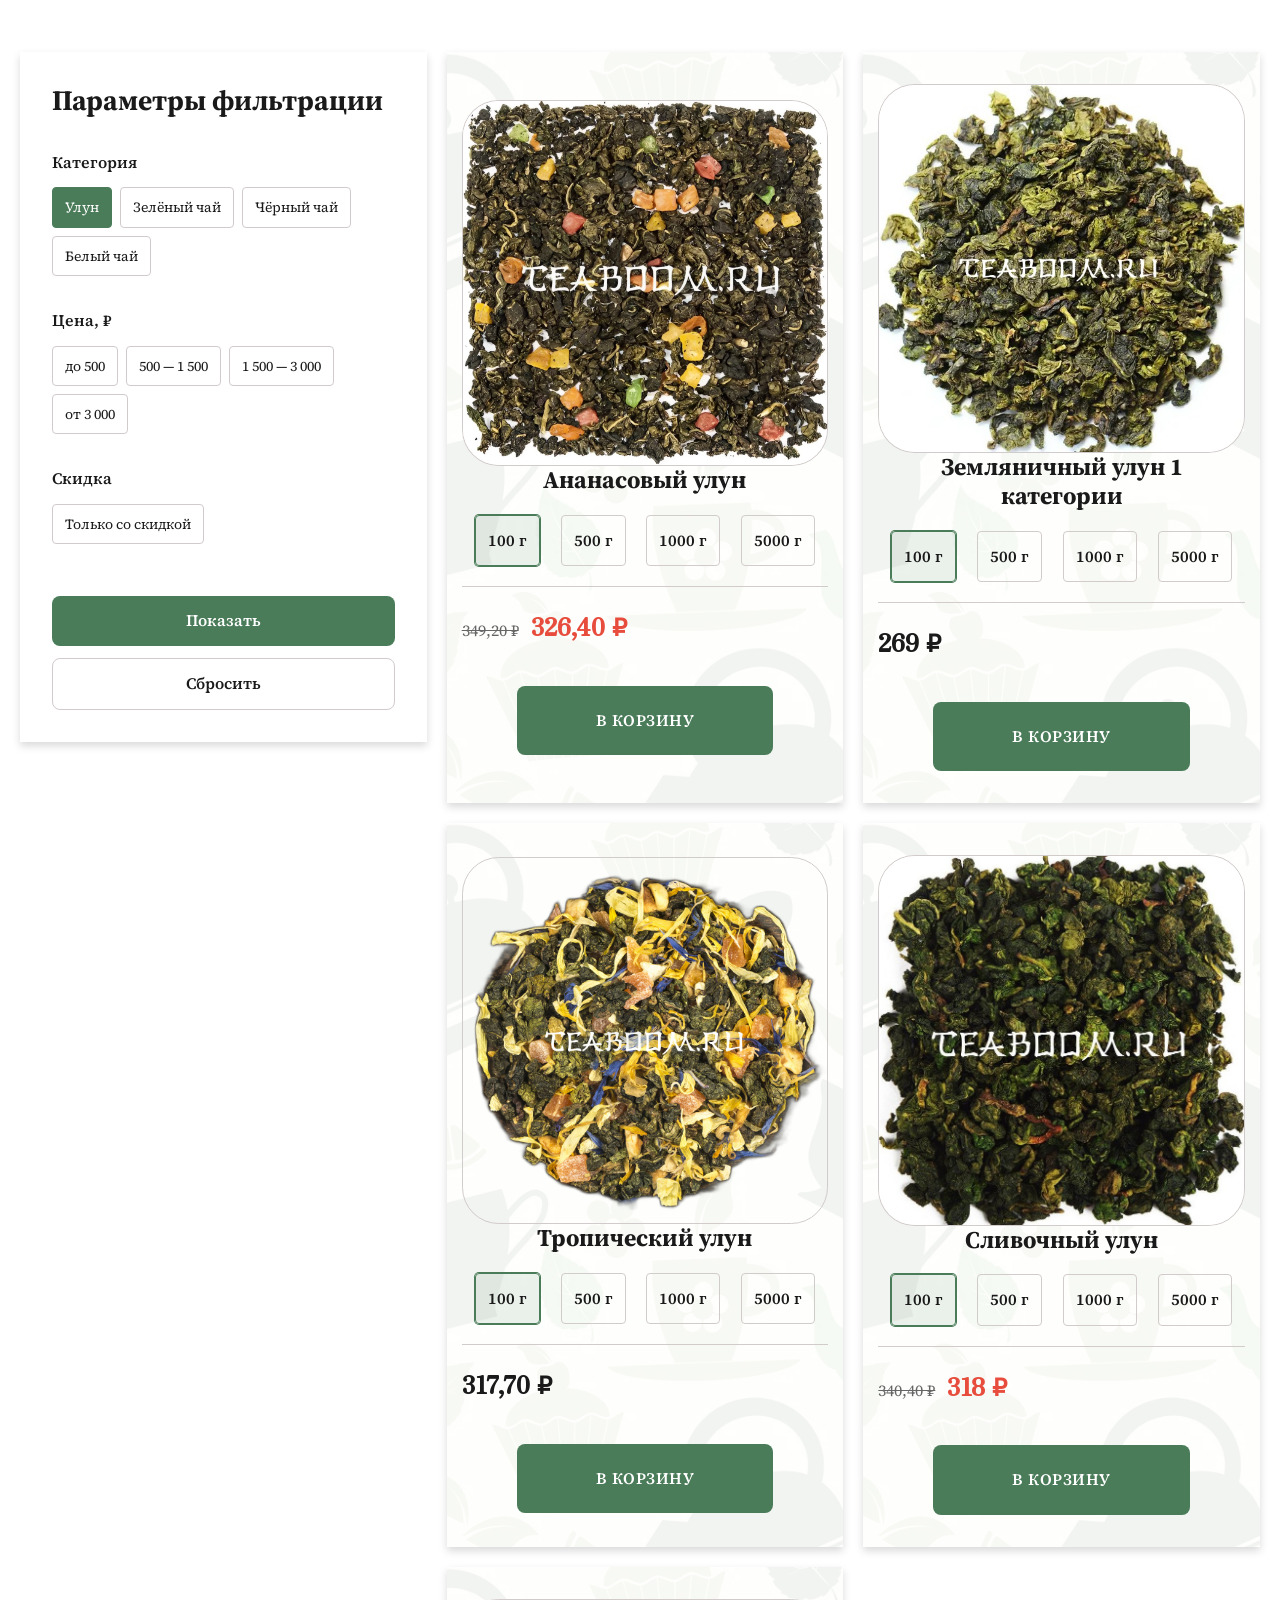
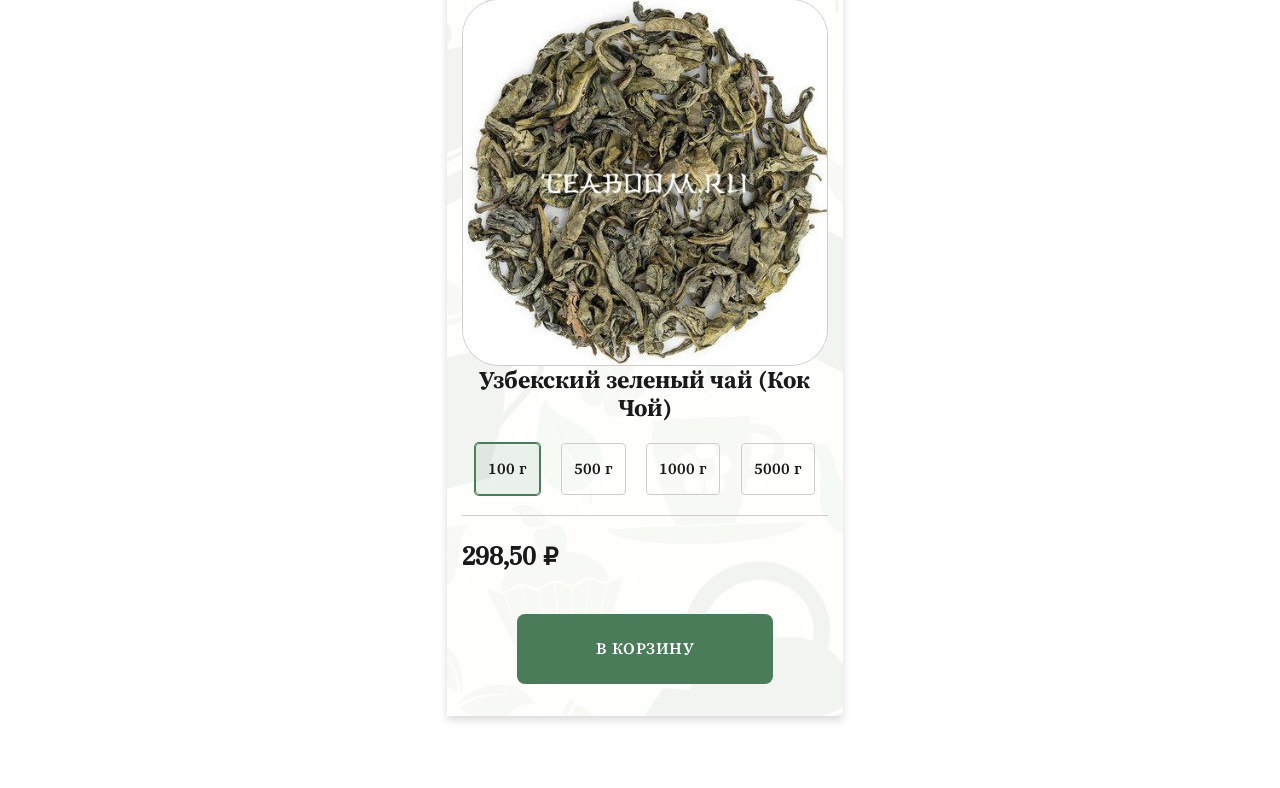
<file: catalog.html>
<!doctype html>
<html lang="ru">

<head>
  <meta charset="UTF-8">
  <meta name="viewport" content="width=device-width, initial-scale=1.0">
  <title>Каталог товаров - Teaboom</title>
  <link rel="preconnect" href="https://fonts.googleapis.com">
  <link rel="preconnect" href="https://fonts.gstatic.com" crossorigin>
  <link
    href="https://fonts.googleapis.com/css2?family=Source+Serif+4:ital,opsz,wght@0,8..60,200..900;1,8..60,200..900&display=swap"
    rel="stylesheet">
  <link href="https://fonts.googleapis.com/css2?family=Zen+Antique&display=swap" rel="stylesheet">
  <link rel="icon" href="assets/favicon.svg">
  <link rel="stylesheet" href="styles/main.css">
</head>

<body>
  <main class="page">
    <section class="cards-catalog">
      <aside class="cards-catalog__filters" aria-label="Фильтры товаров">
        <button class="catalog-filters__toggle" type="button" data-filters-toggle aria-expanded="false"
          aria-controls="filters-panel">
          Фильтры
          <svg class="catalog-filters__toggle-icon" width="16" height="16" viewBox="0 0 16 16" fill="none"
            xmlns="http://www.w3.org/2000/svg" aria-hidden="true">
            <path d="M4 6L8 10L12 6" stroke="currentColor" stroke-width="2" stroke-linecap="round"
              stroke-linejoin="round" />
          </svg>
        </button>
        <div class="catalog-filters" id="filters-panel"  hidden>
          <h2 class="catalog-filters__title">Параметры фильтрации</h2>

          <form class="catalog-filters__form" data-filters-form>
            <fieldset class="catalog-filters__group">
              <legend class="catalog-filters__legend">Категория</legend>
              <div class="catalog-filters__chips">
                <label class="catalog-filters__chip">
                  <input class="catalog-filters__chip-input visually-hidden" type="checkbox" name="category"
                    value="ulun" checked />
                  <span class="catalog-filters__chip-body">Улун</span>
                </label>
                <label class="catalog-filters__chip">
                  <input class="catalog-filters__chip-input visually-hidden" type="checkbox" name="category"
                    value="green-tea" />
                  <span class="catalog-filters__chip-body">Зелёный чай</span>
                </label>
                <label class="catalog-filters__chip">
                  <input class="catalog-filters__chip-input visually-hidden" type="checkbox" name="category"
                    value="black-tea" />
                  <span class="catalog-filters__chip-body">Чёрный чай</span>
                </label>
                <label class="catalog-filters__chip">
                  <input class="catalog-filters__chip-input visually-hidden" type="checkbox" name="category"
                    value="white-tea" />
                  <span class="catalog-filters__chip-body">Белый чай</span>
                </label>
              </div>
            </fieldset>

            <fieldset class="catalog-filters__group">
              <legend class="catalog-filters__legend">Цена, ₽</legend>
              <div class="catalog-filters__chips">
                <label class="catalog-filters__chip">
                  <input class="catalog-filters__chip-input visually-hidden" type="checkbox" name="price"
                    value="0-500" />
                  <span class="catalog-filters__chip-body">до 500</span>
                </label>
                <label class="catalog-filters__chip">
                  <input class="catalog-filters__chip-input visually-hidden" type="checkbox" name="price"
                    value="500-1500" />
                  <span class="catalog-filters__chip-body">500 — 1 500</span>
                </label>
                <label class="catalog-filters__chip">
                  <input class="catalog-filters__chip-input visually-hidden" type="checkbox" name="price"
                    value="1500-3000" />
                  <span class="catalog-filters__chip-body">1 500 — 3 000</span>
                </label>
                <label class="catalog-filters__chip">
                  <input class="catalog-filters__chip-input visually-hidden" type="checkbox" name="price"
                    value="3000+" />
                  <span class="catalog-filters__chip-body">от 3 000</span>
                </label>
              </div>
            </fieldset>

            <fieldset class="catalog-filters__group">
              <legend class="catalog-filters__legend">Скидка</legend>
              <div class="catalog-filters__chips">
                <label class="catalog-filters__chip">
                  <input class="catalog-filters__chip-input visually-hidden" type="checkbox" name="discount"
                    value="on-sale" />
                  <span class="catalog-filters__chip-body">Только со скидкой</span>
                </label>
              </div>
            </fieldset>

            <div class="catalog-filters__actions">
              <button class="catalog-filters__btn catalog-filters__btn--primary" type="button" data-filters-apply>
                Показать
              </button>
              <button class="catalog-filters__btn catalog-filters__btn--ghost" type="reset" data-filters-reset>
                Сбросить
              </button>
            </div>
          </form>
        </div>
      </aside>
      <ul class="cards-catalog__list" data-products-container></ul>
      <div class="catalog__load-more">
        <button class="catalog__load-more-btn" type="button" data-load-more-btn>
          Показать ещё
        </button>
      </div>
    </section>
  </main>

  <script src="data/products.js"></script>
  <script src="scripts/shared.js"></script>
  <script src="scripts/catalog.js"></script>
  <script src="scripts/filters.js"></script>
</body>

</html>
</file>
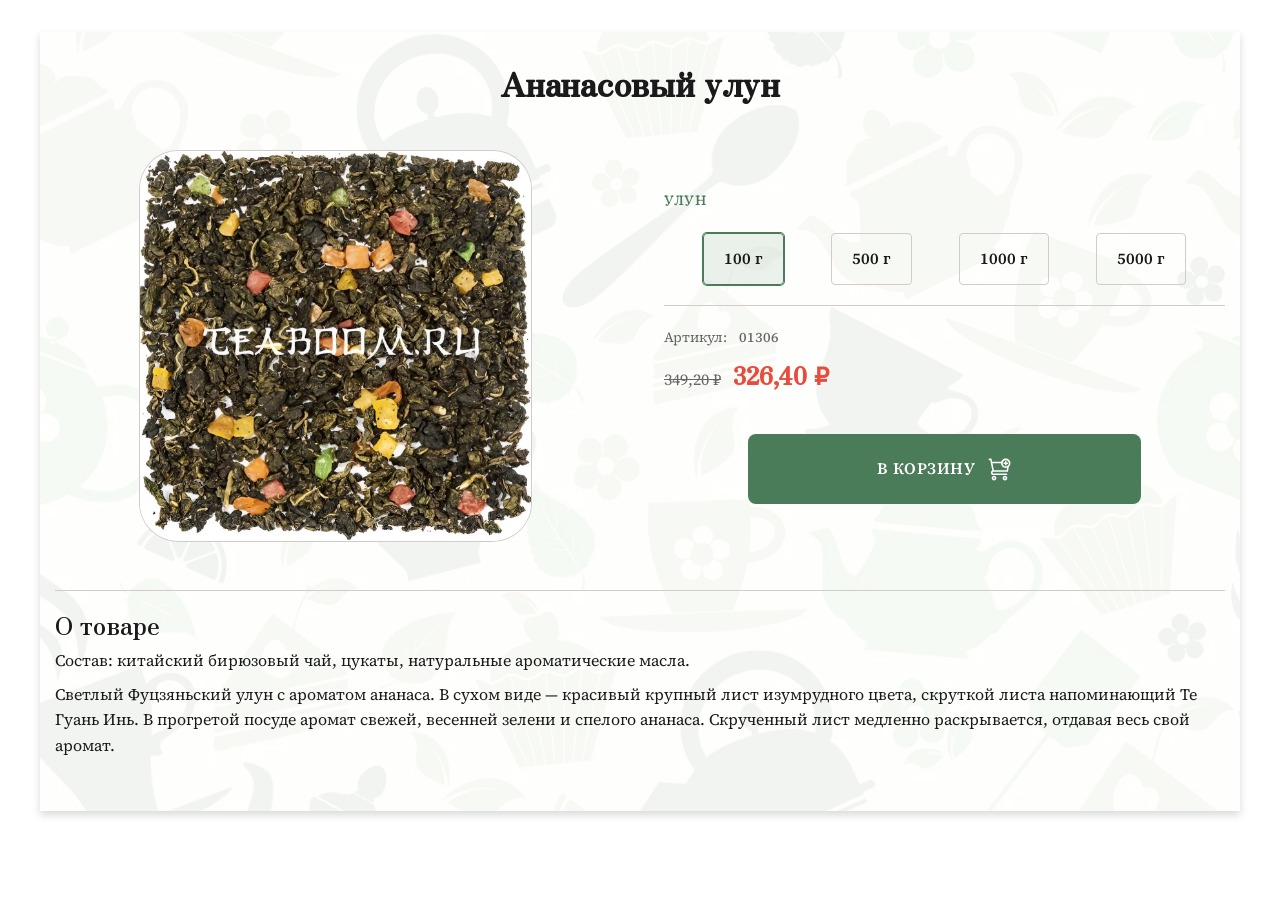
<file: pages/product.html>
<!doctype html>
<html lang="ru">
  <head>
    <meta charset="UTF-8" >
    <meta name="viewport" content="width=device-width, initial-scale=1.0" >
    <title>Ананасовый улун — Teaboom</title>
    <link rel="preconnect" href="https://fonts.googleapis.com" >
    <link rel="preconnect" href="https://fonts.gstatic.com" crossorigin >
    <link
      href="https://fonts.googleapis.com/css2?family=Source+Serif+4:ital,opsz,wght@0,8..60,200..900;1,8..60,200..900&display=swap"
      rel="stylesheet"
    >
    <link
      href="https://fonts.googleapis.com/css2?family=Zen+Antique&display=swap"
      rel="stylesheet"
    >
    <link rel="icon" href="../assets/favicon.svg" >
    <link rel="stylesheet" href="../styles/main.css" >
  </head>
  <body>
    <main class="page">
      <article
        class="product-card"
        itemscope
        itemtype="https://schema.org/Product"
        data-product-card
      >
        <h1 class="product-card__title" itemprop="name" data-product-title></h1>

        <div class="product-card__layout">
          <figure class="product-card__media">
            <img
              class="product-card__image"
              itemprop="image"
              width="600"
              height="600"
              data-product-image
            >
          </figure>

          <div class="product-card__info">
            <div class="product-card__info">
            <a class="product-card__category" href="#" itemprop="category" data-product-category>
            </a>

            <fieldset class="product-card__variants">
              <legend class="visually-hidden">Выберите фасовку</legend>
              <div
                class="product-card__variants-list"
                data-variants-container
              ></div>
            </fieldset>

            <div class="product-card__summary" aria-live="polite">
              <div class="product-card__summary-row">
                <span class="product-card__summary-label">Артикул:</span>
                <span
                  class="product-card__summary-value"
                  data-active-article
                ></span>
              </div>
              <div
                class="product-card__summary-row product-card__summary-row--price"
              >
                <del
                  class="product-card__summary-old-price"
                  data-active-old-price
                  hidden
                ></del>
                <span
                  class="product-card__summary-price"
                  data-active-price
                ></span>
              </div>
            </div>
            <div class="product-card__cart-zone" data-cart-zone>
              <button
                class="product-card__cart-btn"
                type="button"
                data-cart-btn
                aria-pressed="false"
              >
                <span class="product-card__cart-btn-text" data-cart-label
                  >В корзину</span
                >
                <svg
                  class="product-card__cart-btn-svg"
                  data-icon="cart-add"
                  xmlns="http://www.w3.org/2000/svg"
                  viewBox="252 244 32 32"
                  fill="currentColor"
                  focusable="false"
                  aria-hidden="true"
                >
                  <path
                    d="m 261,268.00586 c -1.64501,0 -3,1.35499 -3,3 0,1.64501 1.35499,3 3,3 1.64501,0 3,-1.35499 3,-3 0,-1.64501 -1.35499,-3 -3,-3 z m 0,2 c 0.56413,0 1,0.43587 1,1 0,0.56413 -0.43587,1 -1,1 -0.56413,0 -1,-0.43587 -1,-1 0,-0.56413 0.43587,-1 1,-1 z"
                  />
                  <path
                    d="m 275,268.00586 c -1.64501,0 -3,1.35499 -3,3 0,1.64501 1.35499,3 3,3 1.64501,0 3,-1.35499 3,-3 0,-1.64501 -1.35499,-3 -3,-3 z m 0,2 c 0.56413,0 1,0.43587 1,1 0,0.56413 -0.43587,1 -1,1 -0.56413,0 -1,-0.43587 -1,-1 0,-0.56413 0.43587,-1 1,-1 z"
                  />
                  <path
                    d="m 255,246.00586 a 1,1 0 0 0 -1,1 1,1 0 0 0 1,1 h 1.17969 l 2.65039,13.24219 C 257.7593,261.70823 257,262.77542 257,264.00586 c 0,1.6447 1.3553,3 3,3 h 17 a 1,1 0 0 0 1,-1 1,1 0 0 0 -1,-1 h -17 c -0.5713,0 -1,-0.4287 -1,-1 0,-0.5713 0.4287,-1 1,-1 h 15 A 1,1 0 0 0 275.0293,263 H 278 a 1.0001,1.0001 0 0 0 0.98828,-0.84375 l 0.93945,-5.96875 a 1,1 0 0 0 -0.83203,-1.14453 1,1 0 0 0 -1.14453,0.83398 L 277.14453,261 h -16.32422 l -1.80078,-8.99414 h 12.08399 a 1,1 0 0 0 1,-1 1,1 0 0 0 -1,-1 h -12.48438 l -0.63867,-3.19531 A 1.0001,1.0001 0 0 0 257,246.00586 Z"
                  />
                  <path
                    d="m 276,246.00586 c -3.30186,0 -6,2.69814 -6,6 0,3.30186 2.69814,6 6,6 3.30186,0 6,-2.69814 6,-6 0,-3.30186 -2.69814,-6 -6,-6 z m 0,2 c 2.22098,0 4,1.77902 4,4 0,2.22098 -1.77902,4 -4,4 -2.22098,0 -4,-1.77902 -4,-4 0,-2.22098 1.77902,-4 4,-4 z"
                  />
                  <path
                    d="m 276,249.00586 a 1,1 0 0 0 -1,1 v 1 h -1 a 1,1 0 0 0 -1,1 1,1 0 0 0 1,1 h 1 v 1 a 1,1 0 0 0 1,1 1,1 0 0 0 1,-1 v -1 h 1 a 1,1 0 0 0 1,-1 1,1 0 0 0 -1,-1 h -1 v -1 a 1,1 0 0 0 -1,-1 z"
                  />
                </svg>
                <svg
                  class="product-card__cart-btn-svg"
                  data-icon="cart-done"
                  xmlns="http://www.w3.org/2000/svg"
                  viewBox="-36 292 32 32"
                  fill="currentColor"
                  focusable="false"
                  aria-hidden="true"
                >
                  <path
                    d="m -27,316.00586 c -1.645008,0 -3,1.35499 -3,3 0,1.64501 1.354992,3 3,3 1.645008,0 3,-1.35499 3,-3 0,-1.64501 -1.354992,-3 -3,-3 z m 0,2 c 0.564129,0 1,0.43587 1,1 0,0.56413 -0.435871,1 -1,1 -0.564129,0 -1,-0.43587 -1,-1 0,-0.56413 0.435871,-1 1,-1 z"
                  />
                  <path
                    d="m -13,316.00586 c -1.645008,0 -3,1.35499 -3,3 0,1.64501 1.354992,3 3,3 1.645008,0 3,-1.35499 3,-3 0,-1.64501 -1.354992,-3 -3,-3 z m 0,2 c 0.564129,0 1,0.43587 1,1 0,0.56413 -0.435871,1 -1,1 -0.564129,0 -1,-0.43587 -1,-1 0,-0.56413 0.435871,-1 1,-1 z"
                  />
                  <path
                    d="m -12,294.00586 c -3.30186,0 -6,2.69814 -6,6 0,3.30186 2.69814,6 6,6 3.30186,0 6,-2.69814 6,-6 0,-3.30186 -2.69814,-6 -6,-6 z m 0,2 c 2.2209809,0 4,1.77902 4,4 0,2.22098 -1.7790191,4 -4,4 -2.220981,0 -4,-1.77902 -4,-4 0,-2.22098 1.779019,-4 4,-4 z"
                  />
                  <path
                    d="m -9.8984375,298.01172 a 1,1 0 0 0 -0.7343755,0.21875 l -2.029296,1.65625 -0.65625,-0.61133 a 1,1 0 0 0 -1.41211,0.0488 1,1 0 0 0 0.04883,1.41211 l 1.292969,1.20898 a 1.0001,1.0001 0 0 0 1.3125,0.043 l 2.7089845,-2.20703 a 1,1 0 0 0 0.1425781,-1.40625 1,1 0 0 0 -0.6738281,-0.36328 z"
                  />
                  <path
                    d="m -32.95117,294 a 1,1 0 0 0 -1,1 1,1 0 0 0 1,1 h 1.17969 l 2.65039,13.24219 c -1.07078,0.46018 -1.83008,1.52737 -1.83008,2.75781 0,1.6447 1.3553,3 3,3 h 17 a 1,1 0 0 0 1,-1 1,1 0 0 0 -1,-1 h -17 c -0.5713,0 -1,-0.4287 -1,-1 0,-0.5713 0.4287,-1 1,-1 h 15 a 1,1 0 0 0 0.0293,-0.006 h 2.9707 a 1.0001,1.0001 0 0 0 0.98828,-0.84375 l 0.93945,-5.96875 A 1,1 0 0 0 -8.85547,303.03697 1,1 0 0 0 -10,303.87095 l -0.80664,5.12319 H -27.13086 L -28.93164,300 h 12.08399 a 1,1 0 0 0 1,-1 1,1 0 0 0 -1,-1 h -12.48438 l -0.63867,-3.19531 A 1.0001,1.0001 0 0 0 -30.95117,294 Z"
                  />
                </svg>
              </button>
              <div
                class="product-card__count"
                data-cart-count
                role="group"
                aria-label="Количество товара в корзине"
                hidden
              >
                <button
                  class="product-card__count-btn"
                  data-cart-count-decrease
                  type="button"
                  aria-label="Уменьшить количество"
                >
                  −
                </button>
                <span
                  class="product-card__count-value"
                  data-cart-count-value
                  aria-live="polite"
                  >1</span
                >
                <button
                  class="product-card__count-btn"
                  data-cart-count-increase
                  type="button"
                  aria-label="Увеличить количество"
                >
                  +
                </button>
              </div>
            </div>
          </div>
        </div>

        <div class="product-card__description" itemprop="description" data-product-description>
          <h2 class="product-card__description-title">О товаре</h2>
        </div>
      </article>
    </main>
    <script src="../data/products.js"></script>
    <script src="../scripts/shared.js"></script>
    <script src="../scripts/product.js"></script>
  </body>
</html>
</file>
<file: styles/main.css>
@import "_reset.css";
@import "_variables.css";
@import "product-card.css";
@import "catalog.css";
</file>
